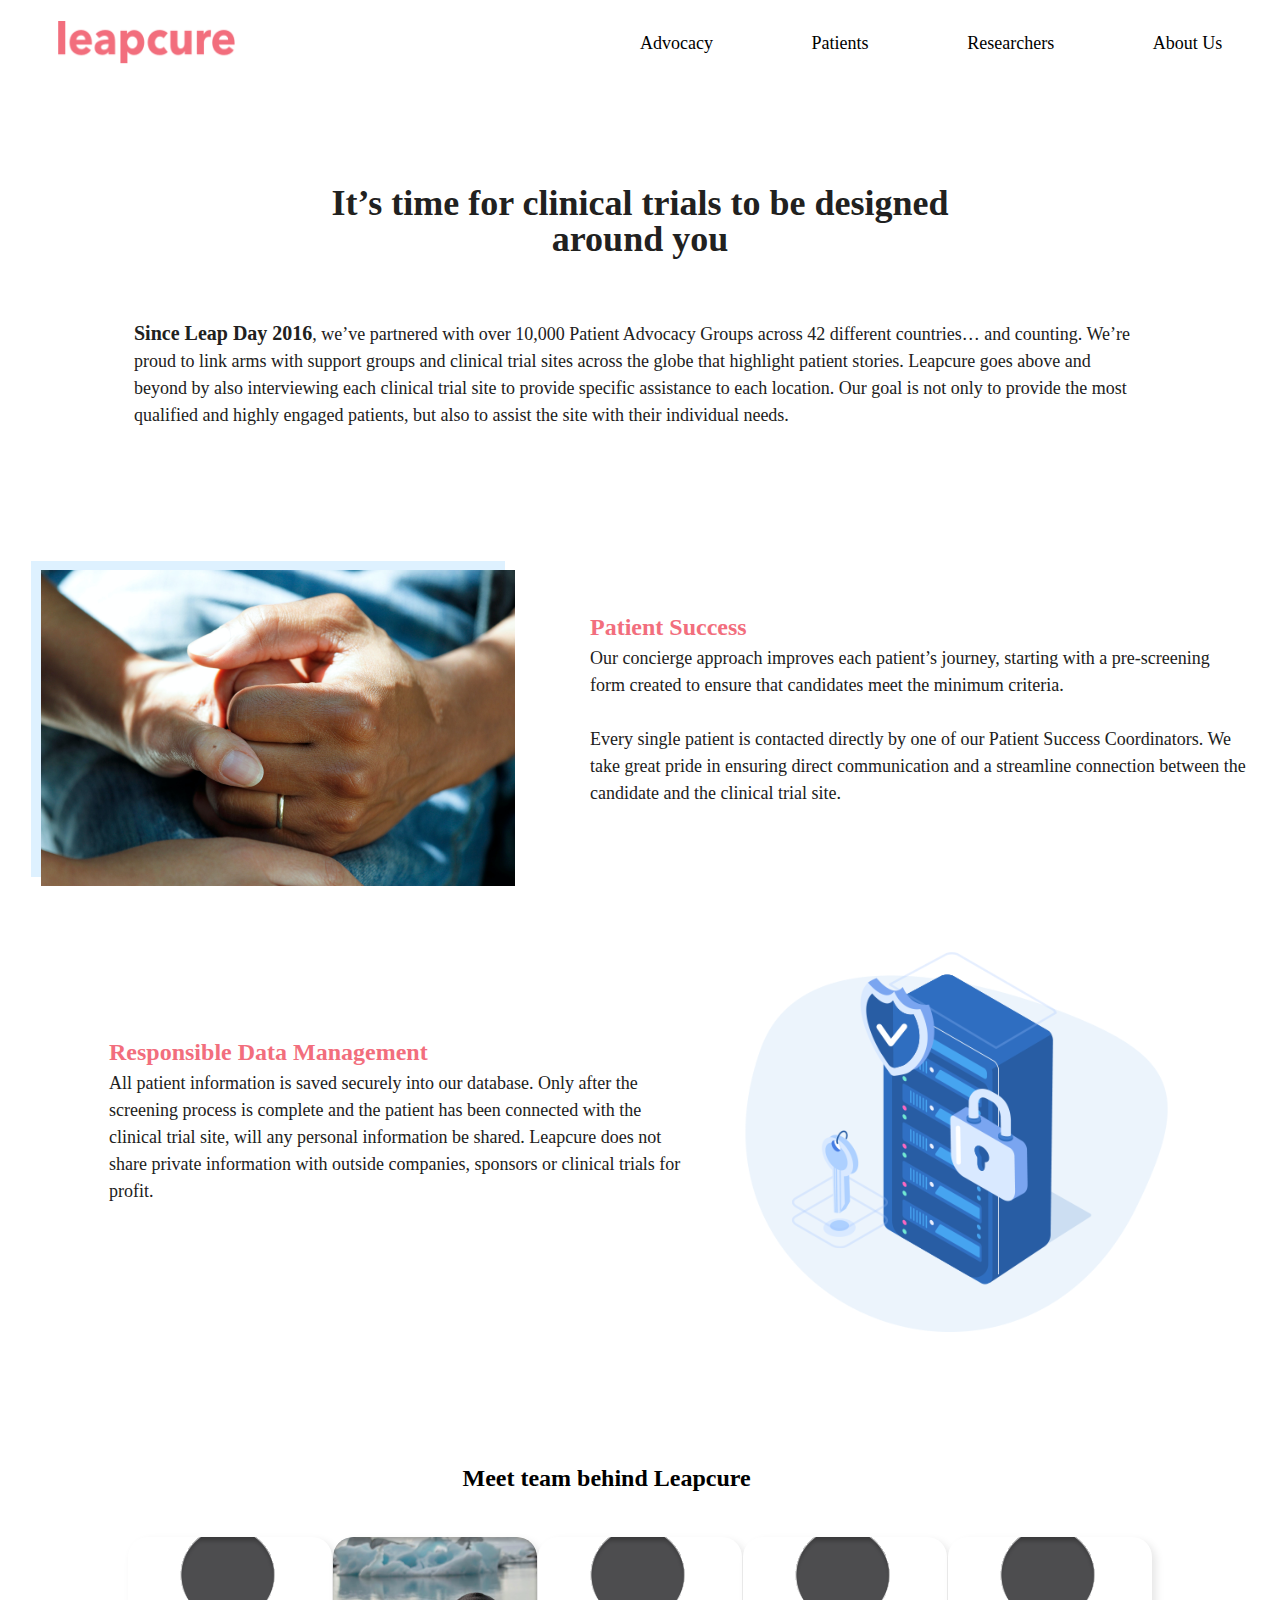
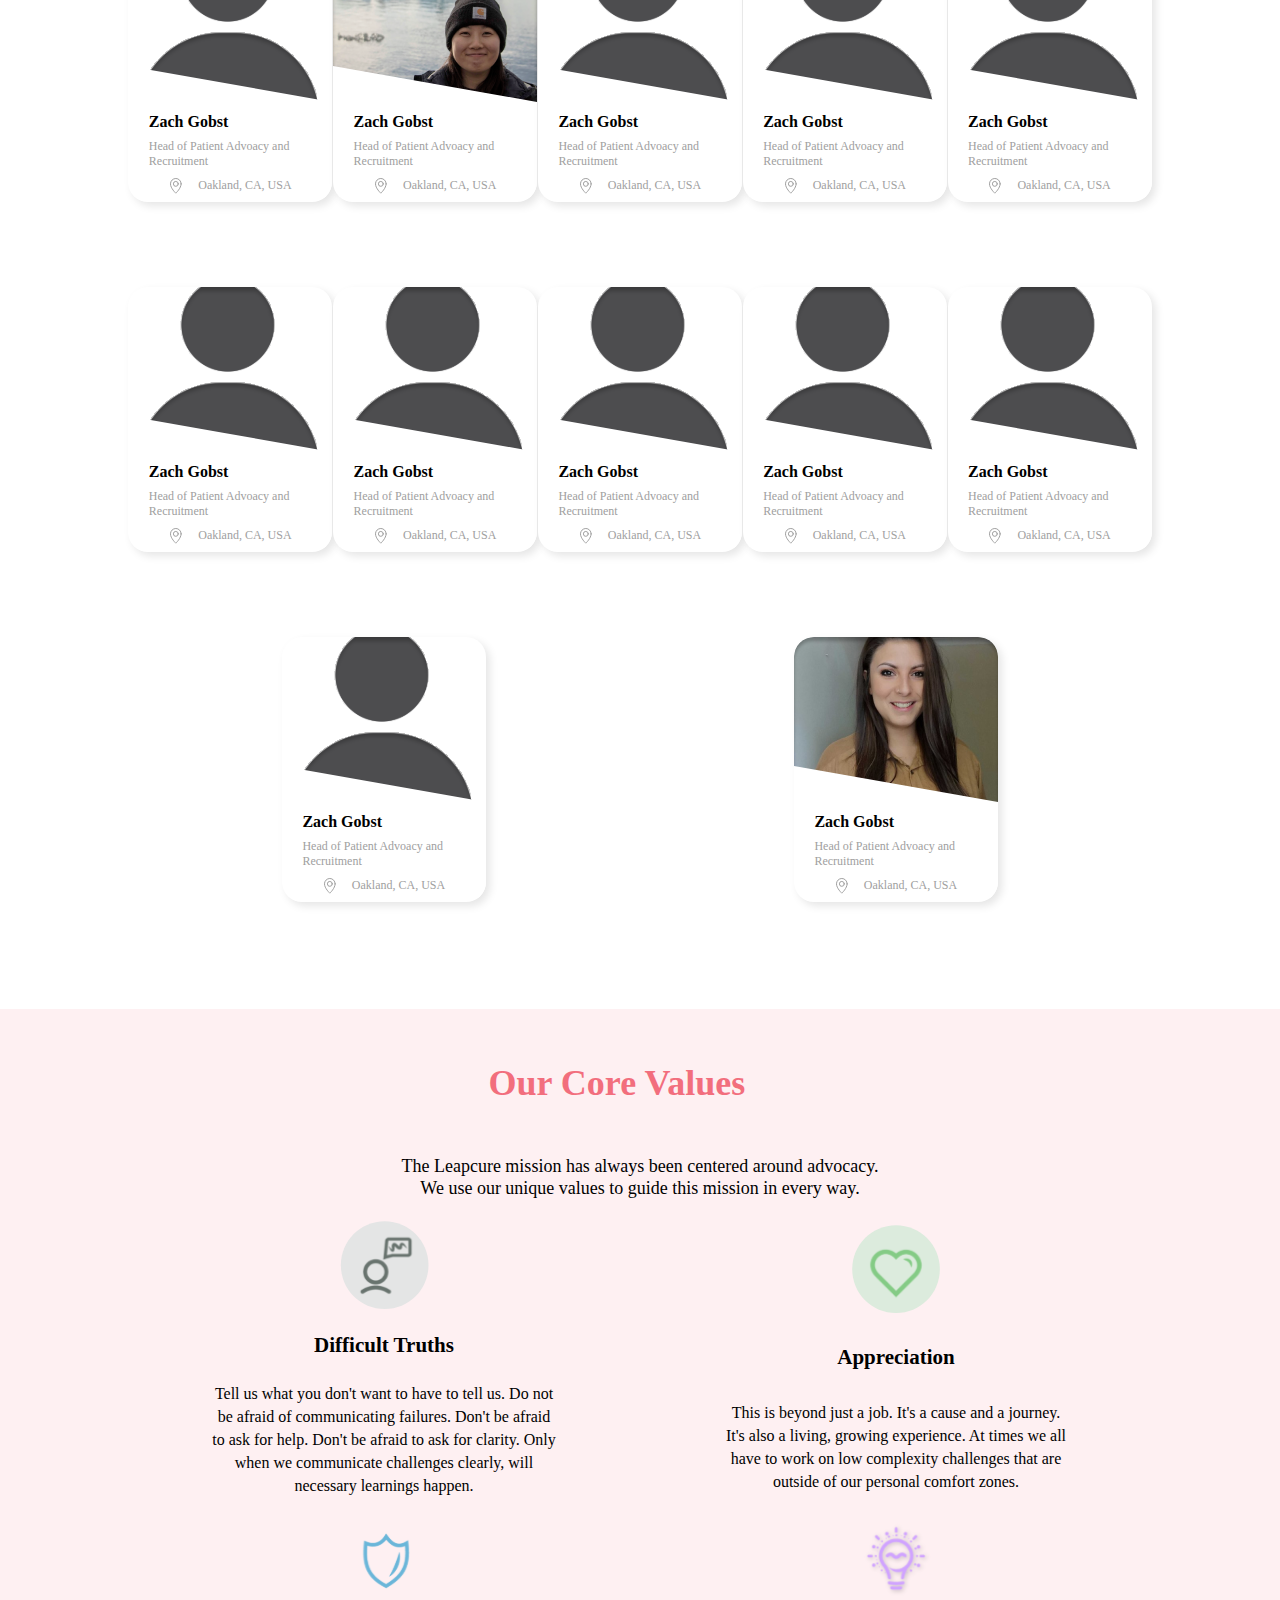
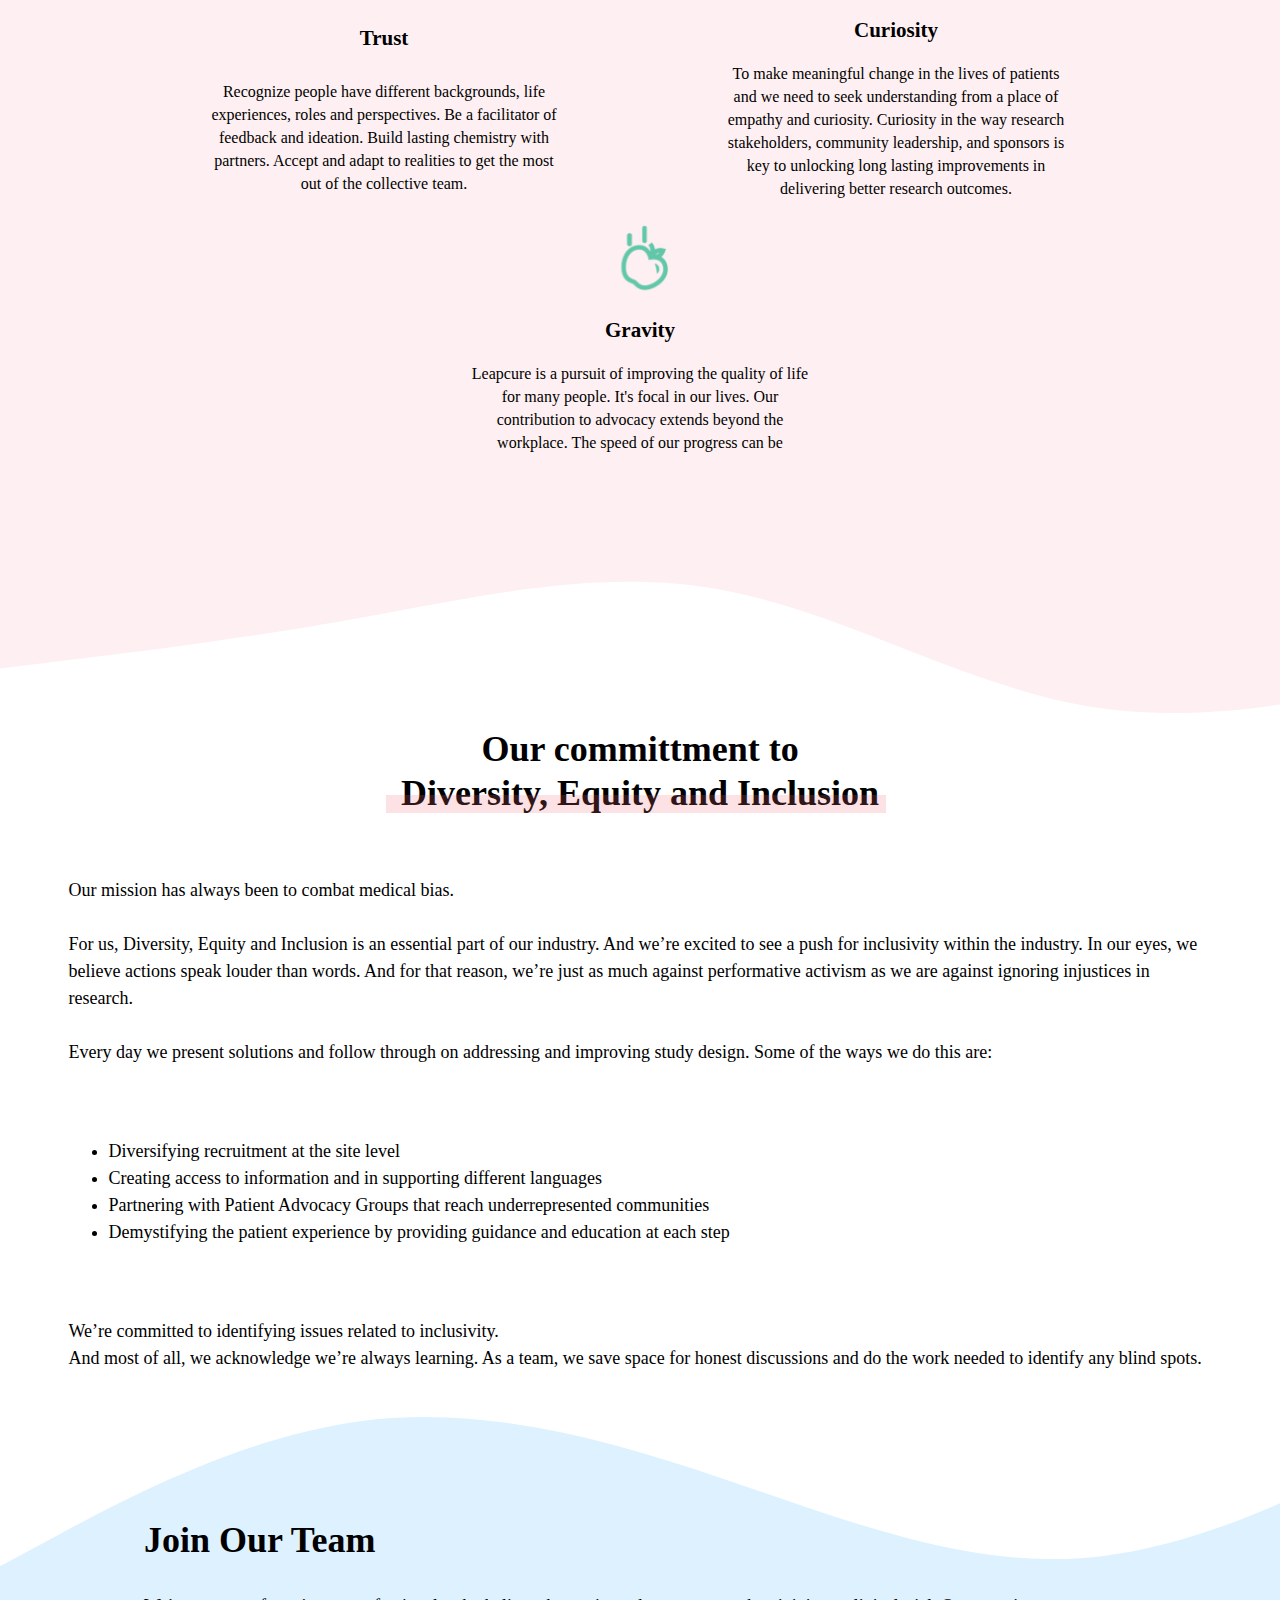
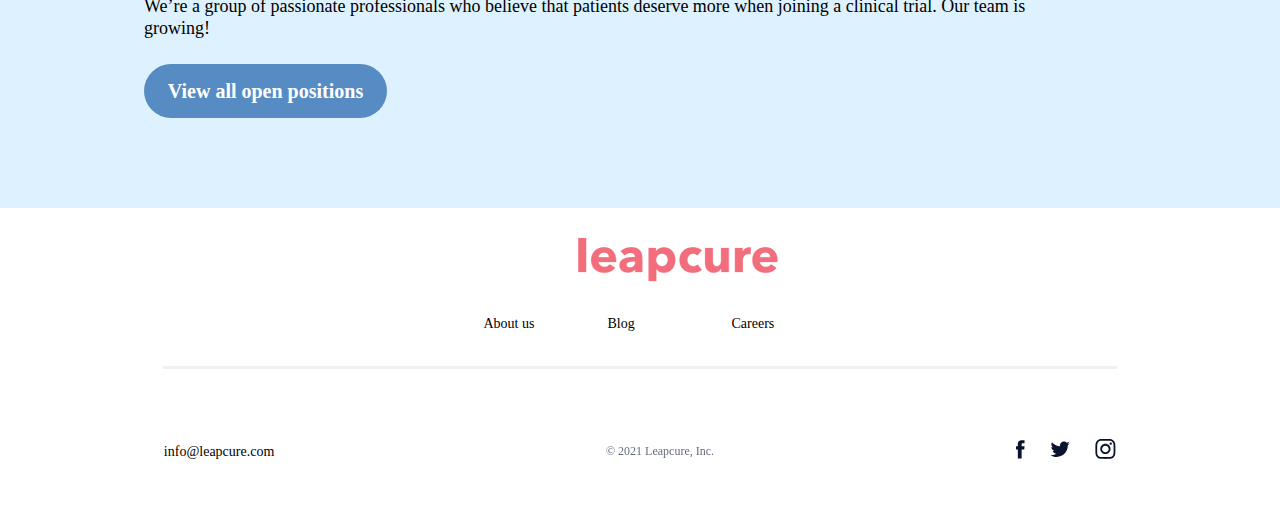
<file: about-us.html>
<!DOCTYPE html>
<html lang="en">
<head>
    <meta charset="UTF-8">
    <meta http-equiv="X-UA-Compatible" content="IE=edge">
    <meta name="viewport" content="width=device-width, initial-scale=1.0">
    
    <title>About Us</title>
    <link rel="stylesheet" href="./css/index.css">
    <link rel="stylesheet" href="./about-us-css/first-div.css">
    <link rel="stylesheet" href="./about-us-css/second-div.css">
    <link rel="stylesheet" href="./about-us-css/pink-div.css">
    <link rel="stylesheet" href="./shared-css/footer.css">
    <link rel="stylesheet" href="./mobile-view-css/mobile-index.css">
    <link rel="stylesheet" href="./mobile-about-us-css/mobile-first-div.css">
    <link rel="stylesheet" href="./mobile-about-us-css/mobile-ab-second-div.css">
    <link rel="stylesheet" href="./mobile-about-us-css/mobile-pink-div.css">
</head>
<body>
    <div id="about-us-page">
    <div id="about-us-firstdiv">
        <div class="header-ab"> 
            <nav class="nav"> 
            <div class="logo">
            <img class="logo-image" src="./images/logo 1.png"/>
            </div>
            <div class= "navigation">
            <li>
            <a href="#">Advocacy</a></li> 
            <li>
            <a href="#">Patients</a></li> 
            <li>
            <a href="#">Researchers</a></li> 
            <li>
            <a href="about-us.html">About Us</a></li> 
            </div>
            </nav>
           </div>
           <div class="first-about-page">
               <div id="first-about-page-smaller">
            <div id="first-about-header">
                It’s time for clinical trials to be designed around you
            </div>
            <div id="first-about-content">
                <span>Since Leap Day 2016</span>, we’ve partnered with over 10,000 Patient Advocacy Groups across 42 different countries… and counting.  We’re proud to link arms with support groups and clinical trial sites across the globe that highlight patient stories.
Leapcure goes above and beyond by also interviewing each clinical trial site to provide specific assistance to each location. Our goal is not only to provide the most qualified and highly engaged patients, but also to assist the site with their individual needs.
            </div>
            <div id="patient-success-about">
                <img src="./images/patient-success.png">
                <div id="patient-success-text">
                    <span>Patient Success</span> <br>
                    Our concierge approach improves each patient’s journey, starting with a pre-screening form created to ensure that candidates meet the minimum criteria.
                    <br> <br>Every single patient is contacted directly by one of our Patient Success Coordinators.  We take great pride in ensuring direct communication and a streamline connection between the candidate and the clinical trial site.
                    
                </div>
            </div>
            <div id="responsible-about">
                <div id="responsible-about-text">
                    <span>Responsible Data Management</span> <br>
All patient information is saved securely into our database.  Only after the screening process is complete and the patient has been connected with the clinical trial site, will any personal information be shared.
Leapcure does not share private information with outside companies, sponsors or clinical trials for profit. 
                </div>
                <img src="./images/safe-data.svg">
            </div>
        </div>
           </div>
        
    </div>
    <div id="second-about-div">
          <div id="team-header"> 
            Meet team behind Leapcure
          </div>
          <div id="team-members">
           <div class="person-card"> <div class="card-thumbnail"><img src="./images/user-image.svg"></div> 
           <div class="card-details">
           <div class="card-username">Zach Gobst</div>
           <div class="card-job">Head of Patient Advoacy and Recruitment</div>
           <div class="card-location">
            <img src="./images/location-pin.svg"> Oakland, CA, USA
           </div>
        </div>
        </div>
           <div class="person-card"> <div class="card-thumbnail"><img src="./images/regina-lee.png"></div> 
           <div class="card-details">
           <div class="card-username">Zach Gobst</div>
           <div class="card-job">Head of Patient Advoacy and Recruitment</div>
           <div class="card-location">
            <img src="./images/location-pin.svg"> Oakland, CA, USA
           </div>
        </div></div>
           <div class="person-card"><div class="card-thumbnail"><img src="./images/user-image.svg"></div> 
           <div class="card-details">
           <div class="card-username">Zach Gobst</div>
           <div class="card-job">Head of Patient Advoacy and Recruitment</div>
           <div class="card-location">
            <img src="./images/location-pin.svg"> Oakland, CA, USA
           </div>
        </div> </div>
           <div class="person-card"><div class="card-thumbnail"><img src="./images/user-image.svg"></div> 
           <div class="card-details">
           <div class="card-username">Zach Gobst</div>
           <div class="card-job">Head of Patient Advoacy and Recruitment</div>
           <div class="card-location">
            <img src="./images/location-pin.svg"> Oakland, CA, USA
           </div>
        </div> </div>
           <div class="person-card"><div class="card-thumbnail"><img src="./images/user-image.svg"></div> 
           <div class="card-details">
           <div class="card-username">Zach Gobst</div>
           <div class="card-job">Head of Patient Advoacy and Recruitment</div>
           <div class="card-location">
            <img src="./images/location-pin.svg"> Oakland, CA, USA
           </div>
        </div> </div>
           <div class="person-card"> <div class="card-thumbnail"><img src="./images/user-image.svg"></div> 
           <div class="card-details">
           <div class="card-username">Zach Gobst</div>
           <div class="card-job">Head of Patient Advoacy and Recruitment</div>
           <div class="card-location">
            <img src="./images/location-pin.svg"> Oakland, CA, USA
           </div>
        </div></div>
           <div class="person-card"><div class="card-thumbnail"><img src="./images/user-image.svg"></div> 
           <div class="card-details">
           <div class="card-username">Zach Gobst</div>
           <div class="card-job">Head of Patient Advoacy and Recruitment</div>
           <div class="card-location">
            <img src="./images/location-pin.svg"> Oakland, CA, USA
           </div>
        </div> </div>
           <div class="person-card"><div class="card-thumbnail"><img src="./images/user-image.svg"></div> 
           <div class="card-details">
           <div class="card-username">Zach Gobst</div>
           <div class="card-job">Head of Patient Advoacy and Recruitment</div>
           <div class="card-location">
            <img src="./images/location-pin.svg"> Oakland, CA, USA
           </div>
        </div> </div>
           <div class="person-card"> <div class="card-thumbnail"><img src="./images/user-image.svg"></div> 
           <div class="card-details">
           <div class="card-username">Zach Gobst</div>
           <div class="card-job">Head of Patient Advoacy and Recruitment</div>
           <div class="card-location">
            <img src="./images/location-pin.svg"> Oakland, CA, USA
           </div>
        </div></div>
           <div class="person-card"> <div class="card-thumbnail"><img src="./images/user-image.svg"></div> 
           <div class="card-details">
           <div class="card-username">Zach Gobst</div>
           <div class="card-job">Head of Patient Advoacy and Recruitment</div>
           <div class="card-location">
            <img src="./images/location-pin.svg"> Oakland, CA, USA
           </div>
        </div></div>
           <div class="person-card"><div class="card-thumbnail"><img src="./images/user-image.svg"></div> 
           <div class="card-details">
           <div class="card-username">Zach Gobst</div>
           <div class="card-job">Head of Patient Advoacy and Recruitment</div>
           <div class="card-location">
            <img src="./images/location-pin.svg"> Oakland, CA, USA
           </div>
        </div> </div>
           <div class="person-card"><div class="card-thumbnail"><img src="./images/laura.png"></div> 
           <div class="card-details">
           <div class="card-username">Zach Gobst</div>
           <div class="card-job">Head of Patient Advoacy and Recruitment</div>
           <div class="card-location">
            <img src="./images/location-pin.svg"> Oakland, CA, USA
           </div>
        </div> </div>
          </div>
    </div>
<div id="pink-div">
    <div id="regular-shaped">
        <div id="valuesandmission">

       
           <div id="core-values">
            Our Core Values
           </div>
           <div id="mission">
            The Leapcure mission has always been centered around advocacy. <br>
            We use our unique values to guide this mission in every way. 
           </div>
        </div>
        <div id="rep-flex-items">
              <div id= "rep-flex-1" class= "rep-flex-item">
                 <img  src="./images/difficult_truths.svg">
                 <div class="rep-flex-header">
                    Difficult Truths
                 </div>
                 <div class="rep-flex-content">
                    Tell us what you don't want to have to tell us. Do not be afraid of communicating failures. Don't be afraid to ask for help. Don't be afraid to ask for clarity. Only when we communicate challenges clearly, will necessary learnings happen.
                 </div>
              </div>
              <div id= "rep-flex-2" class= "rep-flex-item"> <img  src="./images/appreciation.svg">
                <div class="rep-flex-header">
                    Appreciation
                </div>
                <div class="rep-flex-content">
                    This is beyond just a job. It's a cause and a journey. It's also a living, growing experience. At times we all have to work on low complexity challenges that are outside of our personal comfort zones.</div></div>
              <div id= "rep-flex-3" class= "rep-flex-item"> <img  src="./images/trust.svg">
                <div class="rep-flex-header">
                   Trust
                </div>
                <div class="rep-flex-content">
                    Recognize people have different backgrounds, life experiences, roles and perspectives. Be a facilitator of feedback and ideation. Build lasting chemistry with partners. Accept and adapt to realities to get the most out of the collective team.</div></div>
              <div id= "rep-flex-4" class= "rep-flex-item"> <img  src="./images/curiosity.svg">
                <div class="rep-flex-header">
                    Curiosity
                </div>
                <div class="rep-flex-content">
                    To make meaningful change in the lives of patients and we need to seek understanding from a place of empathy and curiosity. Curiosity in the way research stakeholders, community leadership, and sponsors is key to unlocking long lasting improvements in delivering better research outcomes.</div></div>
              <div id= "rep-flex-5" class= "rep-flex-item"> <img  src="./images/gravity.svg">
                <div class="rep-flex-header">
                   Gravity
                </div>
                <div class="rep-flex-content">
                    Leapcure is a pursuit of improving the quality of life for many people. It's focal in our lives. Our contribution to advocacy extends beyond the workplace. The speed of our progress can be measured in healthy heartbeats. We don't take speed for granted.         </div></div>
        </div>
    </div>
    <div id="irregular-shaped">
        <img src="./images/irregular-pink.svg">
    </div>

</div>
<div id="last-about">
<div id="regular-last">
    <div id="smaller-last">
            <div id="header-last"> Our committment to <br>
                Diversity, Equity and Inclusion
            <div id="pink-bg"></div></div>
            <div id="header-content">
                <br><br>
                Our mission has always been to combat medical bias. 
                <br> <br>

For us, Diversity, Equity and Inclusion is an essential part of our industry.  And we’re excited to see a push for inclusivity within the industry.  In our eyes, we believe actions speak louder than words.  And for that reason, we’re just as much against performative activism as we are against ignoring injustices in research.
<br><br>
Every day we present solutions and follow through on addressing and improving study design.  Some of the ways we do this are:
<br><br><br>
<ul>
    <li>Diversifying recruitment at the site level</li>
    <li>Creating access to information and in supporting different languages</li>
    <li>Partnering with Patient Advocacy Groups that reach underrepresented communities</li>
    <li>Demystifying the patient experience by providing guidance and education at each step</li>
</ul>
    
<br> <br>

We’re committed to identifying issues related to inclusivity.  
<br>
And most of all, we acknowledge we’re always learning.  As a team, we save space for honest discussions and do the work needed to identify any blind spots.
            </div>
    </div>
</div>
<div id="irregular-last">
    <div id="flex-start_small">
        <div id="team_join_header">Join Our Team</div>
        <br>
        <div id="team_join_content">We’re a group of passionate professionals who believe that patients deserve more when joining a clinical trial.  Our team is <br> growing!</div>
        <button id="open-positions-button">
               View all open positions
        </button>
    </div>
     
</div>
</div>
    <div class="footer">
        <div class="top-footer">
            <div class="footer-header"><img id="logo-image" src="./images/logo 1.png"/></div>
            <div class="footer-links">
                <div class="footer-links-items">About us</div>
                <div class="footer-links-items"><a href="https://blog.leapcure.com/">Blog</a></div>
                <div class="footer-links-items">Careers</div>
            </div>
        </div>
        <div class="mid-line"></div>
        <div class="bottom-footer">
            <div class="info">info@leapcure.com</div>
            <div class="copyright">© 2021 Leapcure, Inc.</div>
            <div class="social-media"> 
                <a href="https://www.facebook.com/leapcure"><img src="./images/facebook.svg" alt=""> </a>
                <a href="https://twitter.com/leapcure"><img src="./images/twitter.svg" alt=""> </a>
                <a href="https://www.instagram.com/leapcure/"><img src="./images/instagram.svg" alt=""> </a>
            </div>
        </div>
   </div>
</div>

<div id="mobile-about-us-page">

    <div id="mobile-about-us-header"> 
        <div class="mobile-about-us-header">
            <nav class="mobile-nav"> 
                <div class="mobile-logo">
                <img class="mobile-logo-image" src="./mobile-images/logo-1.png"/>
                </div>
                <div class= "mobile-navigation">
                    <img id="mobilenavBtn" class="mobile-logo-menu-bar" src="./mobile-images/nav-menu-bar.svg"/>
                    <img id="mobilecloseBtn" class="mobile-logo-menu-bar mobile-remove-button" src="./mobile-images/Remove.svg"/>
                </div>
                </nav>
         </div>    
        </div>
        <div id="mobile-scroll-bar-container">
            <div class="mobile-scroll-bar">
                   <div class="scrollbar-big-text"><a>Advocacy</a></div>
                   <div class="scrollbar-big-text"><a>Patients</a></div>
                   <div class="scrollbar-big-text"><a>Researchers</a></div>
                   <div class="scrollbar-small-text"><a>About Us</a></div>
                   <div class="scrollbar-small-text"><a>Blog</a></div>
                   <div class="scrollbar-small-text"><a>Careers</a></div>
           </div>   
       </div>
        <div id="actual-mobile-ab-fd">
              <div id="mobile-ab-clinical">
                <div id="mobile-first-about-header">
                    It’s time for clinical trials to be designed around you
                </div>
              </div>
              <div id="mobile-first-ab-c-cover">
                <div id="mobile-first-about-content">
                    <span>Since Leap Day 2016</span>, we’ve partnered with over 10,000 Patient Advocacy Groups across 42 different countries… and counting.  We’re proud to link arms with support groups and clinical trial sites across the globe that highlight patient stories.
    Leapcure goes above and beyond by also interviewing each clinical trial site to provide specific assistance to each location. Our goal is not only to provide the most qualified and highly engaged patients, but also to assist the site with their individual needs.
                </div>
            </div>
            <img id ="mobile-patient-success" src="./images/patient-success.png">
            
        </div>
           <div id="mobile-patient-love-us">
            <div id="mobile-patient-success-text">
                <span>Patient Success</span> <br><br>
                Our concierge approach improves each patient’s journey, starting with a pre-screening form created to ensure that candidates meet the minimum criteria.
                <br> <br>Every single patient is contacted directly by one of our Patient Success Coordinators.  We take great pride in ensuring direct communication and a streamline connection between the candidate and the clinical trial site.  
            </div>
            <img class = "mobile-safe-lock" src="./images/safe-data.svg">
            <div id="mobile-responsible-about-text">
                <span>Responsible Data Management</span> <br> <br>
All patient information is saved securely into our database.  Only after the screening process is complete and the patient has been connected with the clinical trial site, will any personal information be shared.
Leapcure does not share private information with outside companies, sponsors or clinical trials for profit. 
            </div>

           </div>

 <div  id="mobile-second-about-div">
    <div id="mobile-team-header"> 
        Meet team behind Leapcure
      </div>
    <div id="mobile-team-members">
      <div class="mobile-person-card">
        <div class="mobile-card-thumbnail"><img src="./images/user-image.svg"></div> 
      <div class="mobile-card-details">
        <div class="mobile-card-username">Zach Gobst</div>
        <div class="mobile-card-job">Head of Patient Advoacy and Recruitment</div>
        <div class="mobile-card-location">
            <img src="./images/location-pin.svg"> Oakland, CA, USA
           </div>  
    </div>
    
    </div>

    <div class="mobile-person-card">
        <div class="mobile-card-thumbnail"><img src="./images/user-image.svg"></div> 
      <div class="mobile-card-details">
        <div class="mobile-card-username">Zach Gobst</div>
        <div class="mobile-card-job">Head of Patient Advoacy and Recruitment</div>
        <div class="mobile-card-location">
            <img src="./images/location-pin.svg"> Oakland, CA, USA
           </div>  
    </div>
    
    </div>
    <div class="mobile-person-card">
        <div class="mobile-card-thumbnail"><img src="./images/user-image.svg"></div> 
      <div class="mobile-card-details">
        <div class="mobile-card-username">Zach Gobst</div>
        <div class="mobile-card-job">Head of Patient Advoacy and Recruitment</div>
        <div class="mobile-card-location">
            <img src="./images/location-pin.svg"> Oakland, CA, USA
           </div>  
    </div>
    
    </div>
    <div class="mobile-person-card">
        <div class="mobile-card-thumbnail"><img src="./images/user-image.svg"></div> 
      <div class="mobile-card-details">
        <div class="mobile-card-username">Zach Gobst</div>
        <div class="mobile-card-job">Head of Patient Advoacy and Recruitment</div>
        <div class="mobile-card-location">
            <img src="./images/location-pin.svg"> Oakland, CA, USA
           </div>  
    </div>
    
    </div>
    <div class="mobile-person-card">
        <div class="mobile-card-thumbnail"><img src="./images/user-image.svg"></div> 
      <div class="mobile-card-details">
        <div class="mobile-card-username">Zach Gobst</div>
        <div class="mobile-card-job">Head of Patient Advoacy and Recruitment</div>
        <div class="mobile-card-location">
            <img src="./images/location-pin.svg"> Oakland, CA, USA
           </div>  
    </div>
    
    </div>
    <div class="mobile-person-card">
        <div class="mobile-card-thumbnail"><img src="./images/user-image.svg"></div> 
      <div class="mobile-card-details">
        <div class="mobile-card-username">Zach Gobst</div>
        <div class="mobile-card-job">Head of Patient Advoacy and Recruitment</div>
        <div class="mobile-card-location">
            <img src="./images/location-pin.svg"> Oakland, CA, USA
           </div>  
    </div>
    
    </div>
    </div>


 </div>

 <div id="mobile-pink-div">
    <div id="mobile-regular-shaped">
        <div id="mobile-valuesandmission">

       
            <div id="mobile-core-values">
             Our Core Values
            </div>
            <div id="mobile-mission">
             The Leapcure mission has always been centered around advocacy. <br>
             We use our unique values to guide this mission in every way. 
            </div>
         </div>
         <div id="mobile-rep-flex-items"> 
            <div id= "mobile-rep-flex-1" class= "mobile-rep-flex-item">
                <img src="./images/difficult_truths.svg">
                <div class="mobile-rep-flex-header">
                   Difficult Truths
                </div>
                <div id="mrfc1" class="mobile-rep-flex-content">
                   Tell us what you don't want to have to tell us. Do not be afraid of communicating failures. Don't be afraid to ask for help. Don't be afraid to ask for clarity. Only when we communicate challenges clearly, will necessary learnings happen.
                </div>
             </div>

             <div id= "mobile-rep-flex-2" class= "mobile-rep-flex-item"> <img  src="./images/appreciation.svg">
                <div class="mobile-rep-flex-header">
                    Appreciation
                </div>
                <div id="mrfc2" class="mobile-rep-flex-content">
                    This is beyond just a job. It's a cause and a journey. It's also a living, growing experience. At times we all have to work on low complexity challenges that are outside of our personal comfort zones.</div></div>


         </div>

    </div>
    <div id="mobile-irregular-shaped">
        <img src="./images/irregular-pink.svg">
    </div>
    


 </div>

 <div id="mobile-last-about">
     <div id="mobile-regular-last">
        <div id="mobile-smaller-last">
            <div id="mobile-header-last"> Our committment to <br>
                Diversity, Equity and Inclusion
            <div id="mobile-pink-bg"></div></div>
            <div id="mobile-header-content">
                <br><br>
                Our mission has always been to combat medical bias. 
                <br> <br>

For us, Diversity, Equity and Inclusion is an essential part of our industry.  And we’re excited to see a push for inclusivity within the industry.  In our eyes, we believe actions speak louder than words.  And for that reason, we’re just as much against performative activism as we are against ignoring injustices in research.
<br><br>
Every day we present solutions and follow through on addressing and improving study design.  Some of the ways we do this are:
<br><br><br>
<ul>
    <li>Diversifying recruitment at the site level</li>
    <li>Creating access to information and in supporting different languages</li>
    <li>Partnering with Patient Advocacy Groups that reach underrepresented communities</li>
    <li>Demystifying the patient experience by providing guidance and education at each step</li>
</ul>
    
<br> <br>

We’re committed to identifying issues related to inclusivity.  
<br>
And most of all, we acknowledge we’re always learning.  As a team, we save space for honest discussions and do the work needed to identify any blind spots.
            </div>
    </div>

     </div>
     <div id="mobile-irregular-last">
        <div id="mobile-flex-start_small">
            <div id="mobile-team_join_header">Join Our Team</div>
            <br>
            <div id="mobile-team_join_content">We’re a group of passionate professionals who believe that patients deserve more when joining a clinical trial.  Our team is <br> growing!</div>
            <button id="mobile-open-positions-button">
                   View all open positions
            </button>
        </div>
     </div>

 </div>
        <div class="mobile-footer">
            <img class="mobile-footer-logo-image" src="./images/logo 1.png"/>
             <div class="mobile-footer-links">
              <a class = "mobile-footer-link" href="">About us</a>
              <a class = "mobile-footer-link" href="https://blog.leapcure.com/">Blog</a>
              <a class = "mobile-footer-link" href="">Careers</a>
             </div>
             <div class="social-media"> 
                <a href="https://www.facebook.com/leapcure"><img src="./images/facebook.svg" alt=""> </a>
                <a href="https://twitter.com/leapcure"><img src="./images/twitter.svg" alt=""> </a>
                <a href="https://www.instagram.com/leapcure/"><img src="./images/instagram.svg" alt=""> </a>
            </div>
            <div class="mobile-info">info@leapcure.com</div>
            <div class="footer-mid-line"></div>
            <div class="mobile-copyright">© 2021 Leapcure, Inc.</div>
        </div>
        






</div>









<script src="scrollbar.js" async defer></script>
</body>
</html>
</file>
<file: css/index.css>
body {
    padding: 0;
    margin: 0;
    font-family: Montserrat;
}
#home-page {
    width: 100%;
    height: 100%;
}
#first-div {
    margin: auto;
    max-height: 862px;
    max-width: 1441px;
    width: 100vw;
    height: 106vh;
    position: relative;
}

.header {
   max-height: 86px;
   max-width: 1440px;
   width: 100%;
   height: 9.98%;
   display: flex;
   align-items: center;
   justify-content: center;
}
#advo-loudspeaker{
    width: 100%;
    height: 90.02%;
    background: #DEF1FF;
    display: flex;
    justify-content: center;
}


.nav {
    position: relative;
    max-height: 44px;
   max-width: 1311px;
    width: 91%;
    height: 51.2%;
    display: flex;
    justify-content: space-between;
    flex-flow: row wrap;
    background-color: white; 
    border: none;
}
.logo {
    height: 100%;
    width: 15.2%
}
.logo-image{
    max-height: 43px;
   max-width: 200px;
   height: 100%;
   width: 100%;
}
.navigation { 
    display: flex;
    justify-content: space-between;
    list-style: none;
    width: 50%;
    align-items: center;
}
.navigation li {
    display: inline-block;
    background: white;
    margin: 0;
    
}
.navigation li a {
    color: black;
    text-decoration: none;
    font-size: 18px;
    font-family: Montserrat;
     font-weight: Medium;
}
.percent-advo-loudspeaker {
    height: 100%;
    width: 95%;
    display: flex;
    flex-direction: row;
    justify-content: space-evenly;
}

.advocacy-stuff {
    width: 50%;
    height: 60%;
    display: flex;
    flex-direction: column;
    align-items: center;
    justify-content: space-evenly;
    transform: translateY(25%);
}

#speaker-image {height: 91%;
 width: 48%;
 transform: translateY(9.9%);}
#lady {
    max-height: 707px;
   max-width: 692px;
  height: 100%;
  width: 100%;
  
}

#inclusive-medical{
    font-family: Montserrat;
    font-style: normal;
    font-weight: bold;
    font-size: 36px;
    line-height: 44px;
    
}
#inclusive-medical span{
    font-family: Montserrat;
    font-style: normal;
    font-weight: bold;
    font-size: 48px;
    line-height: 59px;
    color: #37669A;
}
#illuminate {
    font-family: Merriweather;
font-style: normal;
font-weight: normal;
font-size: 24px;
line-height: 32px;
/* or 135% */
transform: translateX(30px);

color: rgba(0, 0, 0, 0.87);
}
.adv-button {
    background: #578BC3;
	color: #FFFFFF;
	border: none;
	padding: 0;
	font: inherit;
	cursor: pointer;
    max-width: 207px;
    max-height: 52px;
    width: 30.3%;
    height: 12.29%;
	outline: inherit;
    transform: translateX(-31%);
    border-radius: 24px;
}
.speaker-blur {
    width: 100%;
    height: 30vh;
    background: linear-gradient(rgba(255,255,255,0), rgba(255,255,255,0.8999999761581421));
    opacity: 1;
    position: absolute;
    transform: translateY(-99%);
    overflow: hidden;
}
#pink-heart-bg{
    position: absolute;
    width: 110px;
    height: 18px;
    transform: translate(-105px, 20px);
    background: rgba(242, 110, 125, 0.2);
}
</file>
<file: about-us-css/first-div.css>
#about-us-page {
    width: 100%;
    height: 100%;
}
#about-us-firstdiv{margin: auto;
    height: 1442px;
    max-width: 1441px;
    width: 100vw;
    position: relative;}
.header-ab {
    height: 86px;
    max-width: 1440px;
    width: 100%;
    display: flex;
    align-items: center;
    justify-content: center;
}    
.first-about-page {
    display: flex;
    align-items: center;
    justify-content: center;
   width: 100%;
   height: 94.03%;
}
#first-about-page-smaller {
    display: flex;
    flex-flow: column wrap;
    align-items: center;
    justify-content: space-around;
    height: 90%;
    width: 100%;
}

#first-about-header{width: 662px;
height: 73px;

font-family: Montserrat;
font-style: normal;
font-weight: bold;
font-size: 36px;
line-height: 36px;
/* or 101% */

text-align: center;

color: #212120;}

#first-about-content {width: 1012px;
height: 179px;

font-family: Merriweather;
font-style: normal;
font-weight: normal;
font-size: 18px;
line-height: 27px;
/* or 27px */


color: #212120;}
#first-about-content span{
    font-weight: bold;
    font-size: 20px;
}

#patient-success-about {
    width: 1218px;
    height: 325px;
    display: flex;
    flex-flow: row wrap;
    justify-content: space-between;
    align-items: center;
}
#patient-success-text {
    width: 659px;
height: 229px;
font-family: Merriweather;
font-style: normal;
font-weight: normal;
font-size: 18px;
line-height: 27px;
/* or 27px */


color: #212120;

}
#patient-success-text span {
    font-weight: bold;
font-size: 24px;
line-height: 36px;
/* or 36px */


color: #F26E7D;

}
#responsible-about {
    width: 1062px;
height: 395px;
display: flex;
flex-flow: row;
justify-content: space-between;
align-items: center;
}
#responsible-about-text {
    width: 576px;
height: 224px;
font-family: Merriweather;
font-style: normal;
font-weight: normal;
font-size: 18px;
line-height: 27px;
/* or 27px */


color: #212120;

}
#responsible-about-text span {
    
font-weight: bold;
font-size: 24px;
line-height: 36px;
/* or 36px */


color: #F26E7D;
}
</file>
<file: about-us-css/second-div.css>
#second-about-div{
    margin: auto;
    position: relative;
    max-width: 1440px;
    width: 100vw;
height: 1167px;
display: flex;
flex-direction: column;
justify-content: space-around;
align-items: center;
}

#team-header {
    width: 355px;
height: 29px;

font-family: Montserrat;
font-style: normal;
font-weight: bold;
font-size: 24px;
line-height: 29px;

color: #000000;

}
#team-members {
    display: flex;
    flex-flow: row wrap;
    justify-content: space-around;
    width: 80%;
    height: 90%;
}
.person-card{ 
    position: relative;
    width:204px;
height:265px;
    background: #FFFFFF;
box-shadow: 4px 4px 9px rgba(0, 0, 0, 0.1);
border-radius: 20px;
overflow: hidden;

    }
.card-thumbnail {
    width: 100%;
    height: 167px;
}
.card-thumbnail img {
    max-width: 100%;
    max-height: 100%;
}
.card-details {
    position: relative;
    display: flex;
    flex-direction: column;
    align-items: center;    
    width: 100%;
    height: 98px;
    justify-content: space-evenly;
    z-index: 0;
}
.card-details::after {
    position: absolute;
    content: "";
    background: #FFFFFF;
    width:100%;
    height: 98px;
    right: 0;
    left:0;
    top: -20px;
    transform: skewY(10deg);
    z-index: -1;
}
.card-username{
    position: relative;
    font-family: Montserrat;
font-style: normal;
font-weight: bold;
font-size: 16px;
line-height: 20px;
width: 80%;
color: #000000;

}
.card-job {
    position: relative;
    font-family: Montserrat;
font-style: normal;
font-weight: 500;
font-size: 12px;
line-height: 15px;

color: #A0A0A0;
width: 80%;
}
.card-location {
    position: relative;
    font-family: Montserrat;
font-style: normal;
font-weight: 500;
font-size: 12px;
line-height: 15px;
display: flex;
color: #A0A0A0;
align-items: center;
width: 60%;
justify-content: space-between;
}
</file>
<file: about-us-css/pink-div.css>
#pink-div{
    margin: auto;
    position: relative;
    max-width: 1440px;
    width: 100vw;
}
#regular-shaped{
    height: 1043px;
    width: 100%;
    background: #FEF0F2;
}
#irregular-shaped{
    width: 100%;
}
#valuesandmission {
    height: 200px;
    width: 100%;
    display: flex;
    align-items: center;
    flex-direction: column;
    justify-content: center;
}
#core-values{
    height: 44px;
    width: 303px;
    font-family: Montserrat;
font-size: 36px;
font-style: normal;
font-weight: 700;
line-height: 44px;
color: #F26E7D;


}

#mission {height: 52px;
    width: 850px;    
    font-family: Montserrat;
font-style: normal;
font-weight: 500;
font-size: 18px;
line-height: 22px;
text-align: center;
transform: translateY(50px);
color: #000000;
}
#rep-flex-items {
    height: 840px;
    width: 80%;
    margin: auto;
    display: flex;
    flex-flow: row wrap;
    justify-content: space-around;
    align-items: center;
}
.rep-flex-item {
    display: flex;
    align-items: center;
    flex-direction: column;
    justify-content: space-around;
}
.rep-flex-item {
    height: 300px;
width: 347px;

}
.rep-flex-header {
    font-family: Montserrat;
font-style: normal;
font-weight: bold;
font-size: 21.0365px;
line-height: 26px;
/* identical to box height */


color: #000000;

}

.rep-flex-content {
    font-family: Montserrat;
font-style: normal;
font-weight: 500;
font-size: 16px;
line-height: 23px;
/* or 23px */

display: flex;
align-items: center;
text-align: center;

color: #000000;
}
#last-about{
    margin: auto;
    position: relative;
    max-width: 1440px;
    width: 100vw;
}
#regular-last{
    height: 700px;
    display: flex;
    justify-content: center;
    align-items: center;
}
#irregular-last {
width: 1440px;
height: 391px;
background: white  url('../images/join_our_team.svg');
background-position: bottom;
background-size:contain; 
background-repeat: no-repeat;

} 
#flex-start_small{
    display: flex;
    flex-direction: column;
    justify-content: center;
    align-items: flex-start;
    width: 80%;
    height: 100%;
    margin: auto;
}
#smaller-last{
    width: 1143px;
height: 681px;
display: flex;
flex-direction: column;
align-items: center;
}

#header-last {
    width: 728px;
height: 96px;
font-family: Montserrat;
font-style: normal;
font-weight: bold;
font-size: 36px;
line-height: 44px;
text-align: center;
color: #000000;

}
#pink-bg{
    position: absolute;
    width: 500px;
    height: 18px;
    transform: translate(110px, -20px);
    background: rgba(242, 110, 125, 0.2);
}
#header-content {
    width: 1143px;
height: 525px;
font-family: Merriweather;
font-style: normal;
font-weight: normal;
font-size: 18px;
line-height: 150%;
/* or 27px */


color: #000000;

}

#team_join_header {
    width: 273px;
height: 44px;
font-family: Montserrat;
font-style: normal;
font-weight: bold;
font-size: 36px;
line-height: 44px;
/* identical to box height */
margin-top: 10px;
margin-bottom: 15px;

color: #000000;

}
#team_join_content {
    width: 1135px;
height: 44px;
font-family: Montserrat;
font-style: normal;
font-weight: normal;
font-size: 18px;
line-height: 22px;
margin-bottom: 25px;
color: #000000;

}
#open-positions-button{
    width: 243px;
    height: 54px;
	color: #FFFFFF;
	border: none;
	padding: 0;
	font: inherit;
	cursor: pointer;
    border: none;
    background: #578BC3;
border-radius: 40px;
font-family: Montserrat;
font-style: normal;
font-weight: bold;
font-size: 20px;
line-height: 24px;

color: #FFFFFF;

}
</file>
<file: shared-css/footer.css>
.footer {
    margin: auto;
    position: relative;
    width: 100vw;
    max-width: 1443px;
    max-height: 320px;
    height: 40vh;
    display: flex;
    flex-direction: column;
}
.top-footer {
    margin: auto;
    width: 74.4%;
    height: 45%;
    display: flex;
    flex-flow: column wrap;
    align-items: center;
    justify-content: space-around;
}
.mid-line, .footer-mid-line {
    
   
height: 1px;
background: #0A142F;
opacity: 0.06;
/* Dark */

border: 1px solid #0A142F;
}
.mid-line {width: 74.4%; margin: auto;}
.footer-mid-line {
    width: 200px;
}

.bottom-footer{
    margin: auto;
    width: 74.4%;
    height: 45%;
    display: flex;
    flex-flow: row wrap;
    align-items: center;
    justify-content: space-between;
}

.info{
    width: 140px;
height: 17px;

font-family: Montserrat;
font-style: normal;
font-weight: 500;
font-size: 14px;
line-height: 17px;
/* identical to box height */


color: #000000;
}

.copyright{
    font-family: Poppins;
font-style: normal;
font-weight: normal;
font-size: 12px;
line-height: 20px;
/* identical to box height, or 167% */


/* Dark */

color: #0A142F;

opacity: 0.65;
}
.social-media {
    width: 100px;
    display: flex;
    align-items: center;
    justify-content: space-between;
}
.footer a {
    text-decoration: none;
    color: #000000;
}

.footer-header {
    height: 26.91px;
    width: 125px;

}

.footer-links{
width: 313px;
height: 18px;
display: flex;
justify-content: space-between;
align-items: center;
}
.footer-links-items{
    width: 65px;
height: 17px;
font-family: Montserrat;
font-style: normal;
font-weight: 500;
font-size: 14px;
line-height: 17px;
/* identical to box height */


color: #000000;

}
@media (max-width:750px) {
    .mobile-footer {
        margin: auto;
        display: flex;
        flex-flow: column wrap;
        justify-content: space-around;
        width: 375px;
        height: 375px;
        align-items: center;
        transform: translateY(30px);
    }
    .mobile-footer-logo-image {
        width: 125px;
        height: 26.92px;
    }
    .mobile-footer-links {
       width: 65px;
       height: 96px;
       display: flex;
       flex-flow: column wrap;
       align-items: center;
       justify-content: space-between;
    }
    .mobile-footer a {
        text-decoration: none;
        color: #000000;
    }
.mobile-footer-link, .mobile-info{
    font-family: Montserrat;
font-style: normal;
font-weight: 500;
font-size: 14px;
line-height: 17px;
/* identical to box height */


color: #000000;

}    .mobile-copyright{font-family: Poppins;
font-style: normal;
font-weight: normal;
font-size: 10px;
line-height: 20px;
/* identical to box height, or 200% */


/* Dark */

color: #0A142F;

opacity: 0.65;}

     
}
</file>
<file: mobile-view-css/mobile-index.css>
#mobile-home-page {
    display: none;
}
@media (max-width: 750px) {
    #home-page {
        display: none;
    }
    #mobile-home-page{
        width: 100%;
        height: 100%;
        display: block;
    }
    #mobile-first-div {
        margin: auto;
        width: 100vw;
        height: 100vh;
        position: relative;
    }
    .mobile-header {
        width: 100%;
        height: 11.02%;
       
    }
    #mobile-scroll-bar-container {
        display: flex;
        width: 100%;
        justify-content: flex-end;
        transform: translateY(-300vh);
        transition: 0.8s ease;

    }
    .mobile-scroll-bar {
        position: absolute;
        float: left;
        z-index: 1000;
        height: 369px;
        width: 375px;
        display: flex;
        flex-direction: column;
        align-items: flex-start;
        justify-content: space-around;
        background: #FFFFFF;
    }
    .mobile-scroll-bar a {
        text-decoration: none;
        color: #212120;
    }
    .mobile-navigation {
        display: flex;
        align-items: center;
    }
    .mobile-logo-menu-bar {
        display: inline-block;
    }
    .mobile-remove-button {
        display: none;
    }
.scrollbar-big-text, .scrollbar-small-text{
    font-family: Montserrat;
font-style: normal;

font-size: 18px;
line-height: 22px;
/* identical to box height */
color: #212120;
margin-left: 30px;
}
.scrollbar-big-text {
    font-weight: bold;
}
.scrollbar-small-text {
    font-weight: 500;
}
    .mobile-nav {
        margin: auto;
    height: 100%;
    width: 80%;
    display: flex;
    flex-flow: row nowrap;
    justify-content: space-between;
    align-items: center;
    }
    #mobile-advo-loudspeaker {
        background: #DEF1FF;
        margin: auto;
        width: 100%;
        height: 88.98%;
        display: flex;
        flex-flow: column nowrap;
        justify-content: space-between;
        align-items: center;
    }
    .mobile-percent-advo-loudspeaker {
        height: 53%;
        width: 100%;
        display: flex;
        flex-flow: column nowrap;
        justify-content: space-around;
        align-items: center;
    }
    #mobile-speaker-image{
        height: 45.57%;
        width: 53.87%;
    }
      #mobile-lady {
          height: 100%;
          width: 100%;

      }
      #mobile-advocacy-group {
          width: 100%;
          height: 80px;
          display: flex;
          flex-flow: column nowrap;
          align-items: center;
          justify-content: space-around;
      }
      #mobile-inclusive-medical{
        font-family: Montserrat;
        font-style: normal;
        font-weight: bold;
        font-size: 18px;
        line-height: 22px;
        width: 291px;
        height: 21px;
        color: #212120;
        
    }
    #mobileadvocacyspan{
        font-family: Montserrat;
        font-style: normal;
        font-weight: bold;
        font-size: 24px;
        line-height: 29px;
        width: 177px;
height: 41px;
        text-align: center;
        color: #37669A;
    }
    #mobile-illuminate {
        width: 80.27%;
height: 30px;
        font-family: Merriweather;
    font-style: normal;
    font-weight: normal;
    font-size: 12px;
    line-height: 15px;
    /* or 135% */
    display: flex;
    justify-content: center;
    color: rgba(0, 0, 0, 0.87);
    }
    .mobile-adv-button {
        background: #578BC3;
        border: none;
        padding: 0;
        cursor: pointer;
        width: 130px;
        height: 40px;
        border-radius: 24px;
        font-family: Montserrat;
font-style: normal;
font-weight: bold;
font-size: 12px;
line-height: 15px;
/* identical to box height */


color: #FFFFFF;
    }
    .mobile-speaker-blur {
        width: 100%;
        height: 30vh;
        background: linear-gradient(rgba(255,255,255,0), rgba(255,255,255,0.8999999761581421));
        opacity: 1;
        position: absolute;
        transform: translateY(-99%);
        overflow: hidden;
    }
}
</file>
<file: mobile-about-us-css/mobile-first-div.css>
#mobile-about-us-page {
    display: none;
}

@media (max-width: 750px) { 
    #about-us-page {
        display: none;
    }
    #mobile-about-us-page{
        width: 100%;
        height: 100%;
        display: block;
    }
    #mobile-about-us-header{
        margin: auto;
       width: 100%;
       height: 56px;
    }
     .mobile-about-us-header {
        width: 100%;
        height: 100%;
     }
     #actual-mobile-ab-fd {
        margin: auto;
         width: 100%;
         height: 625px;
         display: flex;
         flex-direction: column;
         flex-direction: column;
         justify-content: space-between;
         align-items: center;
     }
     #mobile-ab-clinical {
         height: 80px;
         width: 100%;
         display: flex;
         justify-content: center;
         align-items: center;
     }
     #mobile-first-about-header {
         width: 85%; 
         height: 44px;
         font-family: Montserrat;
font-style: normal;
font-weight: bold;
font-size: 18px;
line-height: 22px;
text-align: center;

color: #212120;
     }

       #mobile-first-ab-c-cover {
        height: 250px;
        width: 100%;
        display: flex;
        justify-content: center;
        align-items: center;
       }
       #mobile-first-about-content span {
           font-weight: bold;
       }
       #mobile-first-about-content {
        width: 71.5%;
        height: 233px;
        font-family: Merriweather;
        font-style: normal;
font-weight: normal;
        font-size: 14px;
        line-height: 21px;
        color: #212120;
       }
#mobile-patient-success {
    width: 266px;
height: 178.62px;
}
#mobile-patient-love-us {
    width: 100%;
    height: 735px;
    margin: auto;
    display: flex;
    flex-direction: column;
    justify-content: space-around;
    align-items: center;
}
#mobile-patient-success-text {
    transform: translateY(15px);
    width: 71.45%;
height: 229px;
font-family: Merriweather;
font-style: normal;
font-weight: normal;
font-size: 12px;
line-height: 150%;
color: #212120;
}
#mobile-patient-success-text span {
    color: #F26E7D;
    font-weight: bold;
    font-size: 18px;
line-height: 150%;

}
.mobile-safe-lock {
    width: 259px;
height: 236px;
}
#mobile-responsible-about-text {
    width: 71.45%;
    height: 224px;
    font-family: Merriweather;
    font-style: normal;
    font-weight: normal;
    font-size: 12px;
    line-height: 150%;
    color: #212120;
}

#mobile-responsible-about-text span {
    color: #F26E7D;
    font-weight: bold;
    font-size: 18px;
line-height: 150%;
}












}
</file>
<file: mobile-about-us-css/mobile-ab-second-div.css>
@media (max-width: 750px) {  
    #mobile-second-about-div{
        margin: auto;
        position: relative;
        width: 100vw;
        height: 770px;
    display: flex;
    flex-direction: column;
    justify-content: space-around;
    align-items: center;
    }
    #mobile-team-header {
        width: 266px;
height: 22px;
font-family: Montserrat;
font-style: normal;
font-weight: bold;
font-size: 18px;
line-height: 22px;
color: #000000;
text-align: center;
    }
    #mobile-team-members{
        display: flex;
    flex-flow: row wrap;
    justify-content: space-around;
    width: 100%;
    align-items: center;
    min-height: 720px;
    }
    .mobile-person-card{ 
        position: relative;
        width: 139.37px;
height: 181.04px;
background: #FFFFFF;
box-shadow: 2.73267px 2.73267px 6.1485px rgba(0, 0, 0, 0.1);
border-radius: 13.66px;
overflow: hidden;
margin: 15px;
     }

        .mobile-card-thumbnail {
            width: 100%;
            height: 105px;
        }
        .mobile-card-thumbnail img {
            width: 100%;
            height: 105px;
            margin: auto;
        }
        .mobile-card-details {
            position: relative;
            display: flex;
            flex-direction: column;
            align-items: center;   
            width: 90%;
            height: 80px;
            justify-content: space-evenly;
            z-index: 0;
        }
        .mobile-card-details::after {
            position: absolute;
            content: "";
            background: #FFFFFF;
            width:100%;
            height: 80px;
            right: 0;
            left:0;
            top: -13px;
            transform: skewY(6deg);
            z-index: -1;
        }
.mobile-card-username {
font-family: Montserrat;
font-style: normal;
font-weight: bold;
font-size: 10.9307px;
line-height: 13px;
width: 80%;
position: relative;
color: #000000;

}
.mobile-card-job {
    position: relative;
    font-family: Montserrat;
font-size: 8px;
font-style: normal;
font-weight: 500;
line-height: 10px;
letter-spacing: 0px;
text-align: left;
color: #A0A0A0;
width: 80%;
}
.mobile-card-location {
    position: relative;
    font-family: Montserrat;
font-style: normal;
font-weight: 500;
font-size: 8.198px;
line-height: 10px;
display: flex;
color: #A0A0A0;
align-items: center;
width: 60%;
justify-content: space-between;
}
.mobile-card-location img {
    height: 10.7px;
width: 8.19px;

}

}
</file>
<file: mobile-about-us-css/mobile-pink-div.css>
@media (max-width: 750px) {  
      #mobile-pink-div {
        margin: auto;
        position: relative;
        width: 100vw;
        height: 792px;
      }
      #mobile-regular-shaped{
        height: 724px;
        width: 100%;
        background: #FEF0F2;
    }
    #mobile-irregular-shaped{
        width: 100%;
        transform: translateY(-1px);
    }
    #mobile-irregular-shaped img{
        width: 100%;
    }  
    #mobile-valuesandmission {
        height: 180px;
        width: 100%;
        display: flex;
        align-items: center;
        flex-direction: column;
        justify-content: center;
    }

    #mobile-core-values {
        height: 22px;
    width: 152px;
    font-family: Montserrat;
font-style: normal;
font-weight: bold;
font-size: 18px;
line-height: 22px;
color: #F26E7D;

    }
#mobile-mission {
    height: 68px;
    width: 75.06%;    
    font-family: Montserrat;
font-style: normal;
font-weight: 500;
font-size: 12px;
line-height: 15px;
text-align: center;
transform: translateY(20px);
color: #000000;
}

#mobile-rep-flex-items {
    height: 530px;
    width: 100%;
    margin: auto;
    display: flex;
    flex-direction: column;
    justify-content: space-around;
    align-items: center;
}
.mobile-rep-flex-item {
    display: flex;
    align-items: center;
    flex-direction: column;
    justify-content: space-around;
}

#mobile-rep-flex-1 {
    height: 223.67px;
width: 277px;
}
#mobile-rep-flex-1 img {
    height: 69.76915740966797px;
width: 69.76915740966797px;

}
#mobile-rep-flex-2 {
    height: 222.09px;
width: 238px;
}
#mobile-rep-flex-2 img {
    height: 65.39570617675781px;
    width: 65.39570617675781px;
 }
 .mobile-rep-flex-header {
    font-family: Montserrat;
    font-style: normal;
    font-weight: bold;
    font-size: 16.7446px;
    line-height: 20px;
    color: #000000;
    
 }
 .mobile-rep-flex-content {
    font-family: Montserrat;
    font-style: normal;
    font-weight: 500;
    font-size: 12.7356px;
    line-height: 141.9%;
    text-align: center;
    color: #000000;
 }
#mrfc1 {
 height: 112px;
 width: 80%;
}

#mrfc2 {
    height: 107px;
    width: 80%;
}
#mobile-last-about {
    margin: auto;
    position: relative;
    height: 1044px;
    width: 100vw;
}
#mobile-regular-last{
    width: 100%;
    display: flex;
    justify-content: center;
    align-items: center;
    flex-direction: column;
    height: 780px;
}
#mobile-irregular-last {
    width: 100%;
    min-height: 274px;
    background: #DEF1FF url('../mobile-images/shorter-blue-bottom.svg');
background-position: bottom;
    background-size:contain; 
    background-repeat: no-repeat;
    overflow: hidden;
    display: flex;
    justify-content: center;
    } 
    #mobile-smaller-last{
        width: 100%;
    height: 80%;
    display: flex;
    flex-direction: column;
    align-items: center;
    justify-content: space-between;
    }
    #mobile-header-last {
    height: 52px;
    font-family: Montserrat;
    font-style: normal;
    font-weight: bold;
    font-size: 18px;
line-height: 22px;
    text-align: center;
    color: #000000;
    
    }
    #mobile-header-content {
        width: 80%;
    height: 591px;
    font-family: Merriweather;
    font-style: normal;
    font-weight: normal;
    font-size: 12px;
line-height: 150%;
/* or 18px */
    
    
    color: #000000;
    
    }
    #mobile-pink-bg{
        position: absolute;
        width: 250px;
        height: 9px;
        transform: translate(-5px, -10px);
        background: rgba(242, 110, 125, 0.2);
    }
    #mobile-flex-start_small{
        display: flex;
        flex-direction: column;
        justify-content: center;
        align-items: flex-start;
        width: 80%;
        height: 100%;
        margin: auto;
    }
    
#mobile-team_join_header {
    width: 137px;
    height: 22px;
font-family: Montserrat;
font-style: normal;
font-weight: bold;
font-size: 18px;
line-height: 22px;
/* identical to box height */
margin-top: 10px;
margin-bottom: 15px;

color: #000000;

}
#mobile-team_join_content {
    width: 311px;
    height: 45px;
font-family: Montserrat;
font-style: normal;
font-weight: normal;
font-size: 12px;
line-height: 15px;
margin-bottom: 25px;
color: #000000;

}
#mobile-open-positions-button{
    width: 196px;
    height: 30px;
	color: #FFFFFF;
	border: none;
	padding: 0;
	font: inherit;
	cursor: pointer;
    border: none;
    background: #578BC3;
border-radius: 40px;
font-family: Montserrat;
font-style: normal;
font-weight: bold;
font-size: 12px;
line-height: 15px;

color: #FFFFFF;

}

 }

 @media (max-width: 420px) {
    #mobile-irregular-last {
        width: 100%;
        min-height: 274px;
        background: white url('../mobile-images/shorter-blue-bottom.svg');
        background-position: bottom;
    background-size:contain; 
    background-repeat: no-repeat;
    overflow: hidden;
    }   }
</file>
